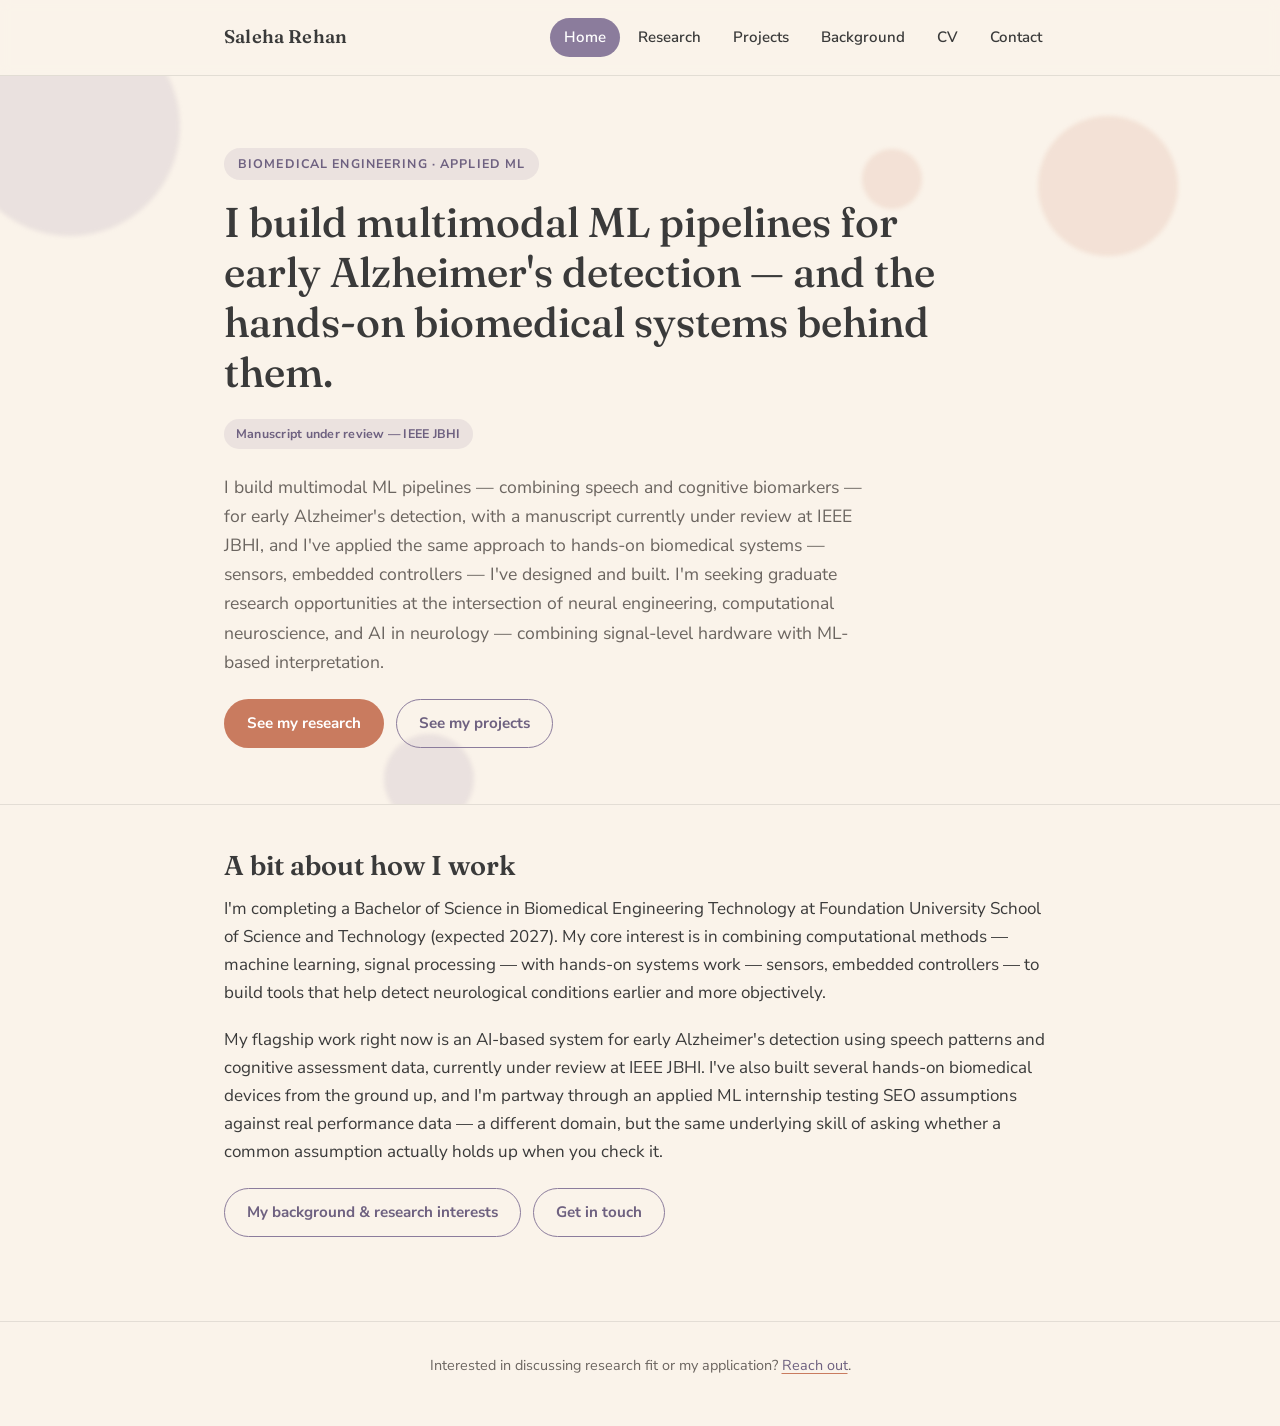
<file: index.html>
<!DOCTYPE html>
<html lang="en">
<head>
  <!-- Google tag (gtag.js) -->
<script async src="https://www.googletagmanager.com/gtag/js?id=G-M5TTWXBYFJ"></script>
<script>
  window.dataLayer = window.dataLayer || [];
  function gtag(){dataLayer.push(arguments);}
  gtag('js', new Date());

  gtag('config', 'G-M5TTWXBYFJ');
</script>
<meta charset="UTF-8">
<meta name="viewport" content="width=device-width, initial-scale=1.0">
<title>Saleha Rehan — Biomedical ML Research</title>
  <link rel="icon" type="image/svg+xml" href="favicon.svg">
<meta name="google-site-verification" content="XboyqnzAYVHOuJ0tktIbb5nNBTf2vKqlVXM2aNMdwbA" />
<meta name="description" content="Saleha Rehan — multimodal ML for early Alzheimer's detection, and hands-on biomedical systems engineering.">
<meta property="og:type" content="website">
<meta property="og:title" content="Saleha Rehan — Biomedical ML Research">
<meta property="og:description" content="Multimodal ML for early Alzheimer's detection, and hands-on biomedical systems engineering.">
<meta property="og:image" content="https://saleharehan97-del.github.io/Saleha-ai-portfolio/alzheimers-fusion-results.png">
<meta property="og:url" content="https://saleharehan97-del.github.io/Saleha-ai-portfolio/">
<meta name="twitter:card" content="summary_large_image">
<link rel="preconnect" href="https://fonts.googleapis.com">
<link rel="preconnect" href="https://fonts.gstatic.com" crossorigin>
<link href="https://fonts.googleapis.com/css2?family=Fraunces:opsz,wght@9..144,400;9..144,500;9..144,600;9..144,700&family=Nunito+Sans:wght@400;600;700;800&display=swap" rel="stylesheet">
<link rel="stylesheet" href="style.css?v=5">
</head>
<body>

<header class="site-header">
  <div class="nav-wrap">
    <a href="index.html" class="brand">Saleha Rehan</a>
    <nav class="site-nav">
      <ul>
        <li><a href="index.html" class="active">Home</a></li>
        <li><a href="research.html">Research</a></li>
        <li><a href="projects.html">Projects</a></li>
        <li><a href="about.html">Background</a></li>
        <li><a href="cv.html">CV</a></li>
        <li><a href="contact.html">Contact</a></li>
      </ul>
    </nav>
  </div>
</header>

<main>
  <section class="hero">
    <div class="hero-circles" aria-hidden="true">
      <span style="width:220px;height:220px;top:-60px;left:-40px;background:var(--mauve-soft);"></span>
      <span style="width:140px;height:140px;top:40px;right:8%;background:var(--terracotta-soft);"></span>
      <span style="width:90px;height:90px;bottom:-20px;left:30%;background:var(--mauve-soft);"></span>
      <span style="width:60px;height:60px;top:10%;right:28%;background:var(--terracotta-soft);"></span>
    </div>
    <div class="container">
      <span class="eyebrow">Biomedical Engineering · Applied ML</span>
      <h1>I build multimodal ML pipelines for early Alzheimer's detection — and the hands-on biomedical systems behind them.</h1>
      <div style="margin-bottom:16px;"><span class="tag tag-review">Manuscript under review — IEEE JBHI</span></div>
      <p class="lede">
        I build multimodal ML pipelines — combining speech and cognitive biomarkers — for early
        Alzheimer's detection, with a manuscript currently under review at IEEE JBHI, and I've
        applied the same approach to hands-on biomedical systems — sensors, embedded controllers —
              I've designed and built. I'm seeking graduate research opportunities at the intersection
        of neural engineering, computational neuroscience, and AI in neurology — combining
        signal-level hardware with ML-based interpretation.
      </p>
      <div class="hero-ctas">
        <a href="research.html" class="btn btn-primary">See my research</a>
        <a href="projects.html" class="btn btn-outline">See my projects</a>
      </div>
    </div>
  </section>

  <section>
    <div class="container">
      <h2>A bit about how I work</h2>
      <p>
        I'm completing a Bachelor of Science in Biomedical Engineering Technology at Foundation
        University School of Science and Technology (expected 2027). My core interest is in
        combining computational methods — machine learning, signal processing — with hands-on
        systems work — sensors, embedded controllers — to build tools that help detect
        neurological conditions earlier and more objectively.
      </p>
      <p>
        My flagship work right now is an AI-based system for early Alzheimer's detection using
        speech patterns and cognitive assessment data, currently under review at IEEE JBHI. I've
        also built several hands-on biomedical devices from the ground up, and I'm partway through
        an applied ML internship testing SEO assumptions against real performance data — a
        different domain, but the same underlying skill of asking whether a common assumption
        actually holds up when you check it.
      </p>
      <div class="hero-ctas">
        <a href="about.html" class="btn btn-outline">My background &amp; research interests</a>
        <a href="contact.html" class="btn btn-outline">Get in touch</a>
      </div>
    </div>
  </section>
</main>

<footer class="site-footer">
  <div class="container">
    <p>Interested in discussing research fit or my application? <a href="contact.html">Reach out</a>.</p>
  </div>
</footer>

</body>
</html>
</file>
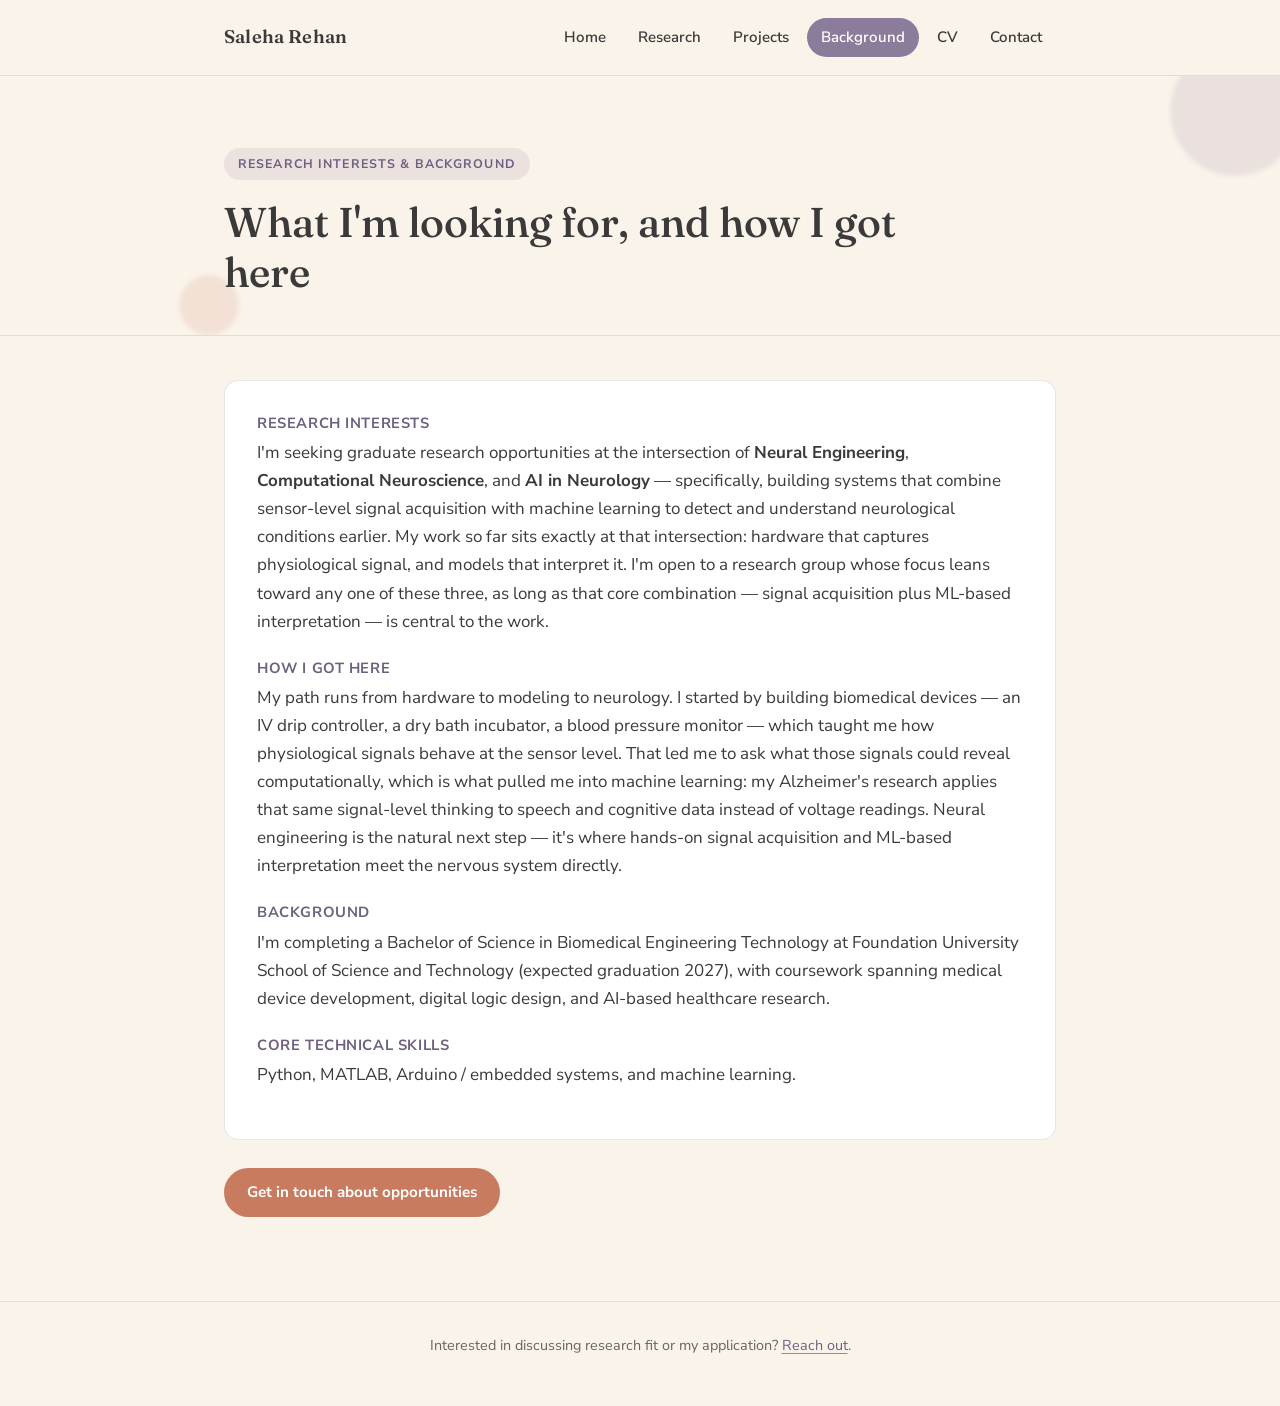
<file: about.html>
<!DOCTYPE html>
<html lang="en">
<head>
  <!-- Google tag (gtag.js) -->
<script async src="https://www.googletagmanager.com/gtag/js?id=G-M5TTWXBYFJ"></script>
<script>
  window.dataLayer = window.dataLayer || [];
  function gtag(){dataLayer.push(arguments);}
  gtag('js', new Date());

  gtag('config', 'G-M5TTWXBYFJ');
</script>
<meta charset="UTF-8">
<meta name="viewport" content="width=device-width, initial-scale=1.0">
<title>Research Interests &amp; Background — Saleha Rehan</title>
  <link rel="icon" type="image/svg+xml" href="favicon.svg">
  <meta name="description" content="Saleha Rehan's research interests, graduate goals, and background in biomedical engineering.">
<meta property="og:type" content="website">
<meta property="og:title" content="Research Interests & Background — Saleha Rehan">
<meta property="og:description" content="Saleha Rehan's research interests, graduate goals, and background in biomedical engineering.">
<meta property="og:image" content="https://saleharehan97-del.github.io/Saleha-ai-portfolio/alzheimers-fusion-results.png">
<meta property="og:url" content="https://saleharehan97-del.github.io/Saleha-ai-portfolio/about.html">
<meta name="twitter:card" content="summary_large_image">
<link rel="preconnect" href="https://fonts.googleapis.com">
<link rel="preconnect" href="https://fonts.gstatic.com" crossorigin>
<link href="https://fonts.googleapis.com/css2?family=Fraunces:opsz,wght@9..144,400;9..144,500;9..144,600;9..144,700&family=Nunito+Sans:wght@400;600;700;800&display=swap" rel="stylesheet">
<link rel="stylesheet" href="style.css?v=5">
</head>
<body>

<header class="site-header">
  <div class="nav-wrap">
    <a href="index.html" class="brand">Saleha Rehan</a>
    <nav class="site-nav">
      <ul>
        <li><a href="index.html">Home</a></li>
        <li><a href="research.html">Research</a></li>
        <li><a href="projects.html">Projects</a></li>
        <li><a href="about.html" class="active">Background</a></li>
        <li><a href="cv.html">CV</a></li>
        <li><a href="contact.html">Contact</a></li>
      </ul>
    </nav>
  </div>
</header>

<main>
  <section class="hero" style="padding-bottom:16px;">
    <div class="hero-circles" aria-hidden="true">
      <span style="width:130px;height:130px;top:-30px;right:-20px;background:var(--mauve-soft);"></span>
      <span style="width:60px;height:60px;bottom:0;left:14%;background:var(--terracotta-soft);"></span>
    </div>
    <div class="container">
      <span class="eyebrow">Research Interests &amp; Background</span>
      <h1>What I'm looking for, and how I got here</h1>
    </div>
  </section>

  <section>
    <div class="container">
      <div class="card">
        <div class="field-block">
          <span class="field-label">Research interests</span>
         <p>
  I'm seeking graduate research opportunities at the intersection of <strong>Neural
  Engineering</strong>, <strong>Computational Neuroscience</strong>, and <strong>AI in
  Neurology</strong> — specifically, building systems that combine sensor-level signal
  acquisition with machine learning to detect and understand neurological conditions
  earlier. My work so far sits exactly at that intersection: hardware that captures
  physiological signal, and models that interpret it. I'm open to a research group
  whose focus leans toward any one of these three, as long as that core combination —
  signal acquisition plus ML-based interpretation — is central to the work.
</p>
        </div>
<div class="field-block">
  <span class="field-label">How I got here</span>
  <p>
    My path runs from hardware to modeling to neurology. I started by building biomedical
    devices — an IV drip controller, a dry bath incubator, a blood pressure monitor — which
    taught me how physiological signals behave at the sensor level. That led me to ask what
    those signals could reveal computationally, which is what pulled me into machine learning:
    my Alzheimer's research applies that same signal-level thinking to speech and cognitive
    data instead of voltage readings. Neural engineering is the natural next step — it's where
    hands-on signal acquisition and ML-based interpretation meet the nervous system directly.
  </p>
</div>
        <div class="field-block">
          <span class="field-label">Background</span>
          <p>
            I'm completing a Bachelor of Science in Biomedical Engineering Technology at
            Foundation University School of Science and Technology (expected graduation 2027),
            with coursework spanning medical device development, digital logic design, and
            AI-based healthcare research.
          </p>
        </div>

        <div class="field-block">
          <span class="field-label">Core technical skills</span>
          <p>Python, MATLAB, Arduino / embedded systems, and machine learning.</p>
        </div>
      </div>

      <div class="hero-ctas">
        <a href="contact.html" class="btn btn-primary">Get in touch about opportunities</a>
      </div>
    </div>
  </section>
</main>

<footer class="site-footer">
  <div class="container">
    <p>Interested in discussing research fit or my application? <a href="contact.html">Reach out</a>.</p>
  </div>
</footer>

</body>
</html>
</file>
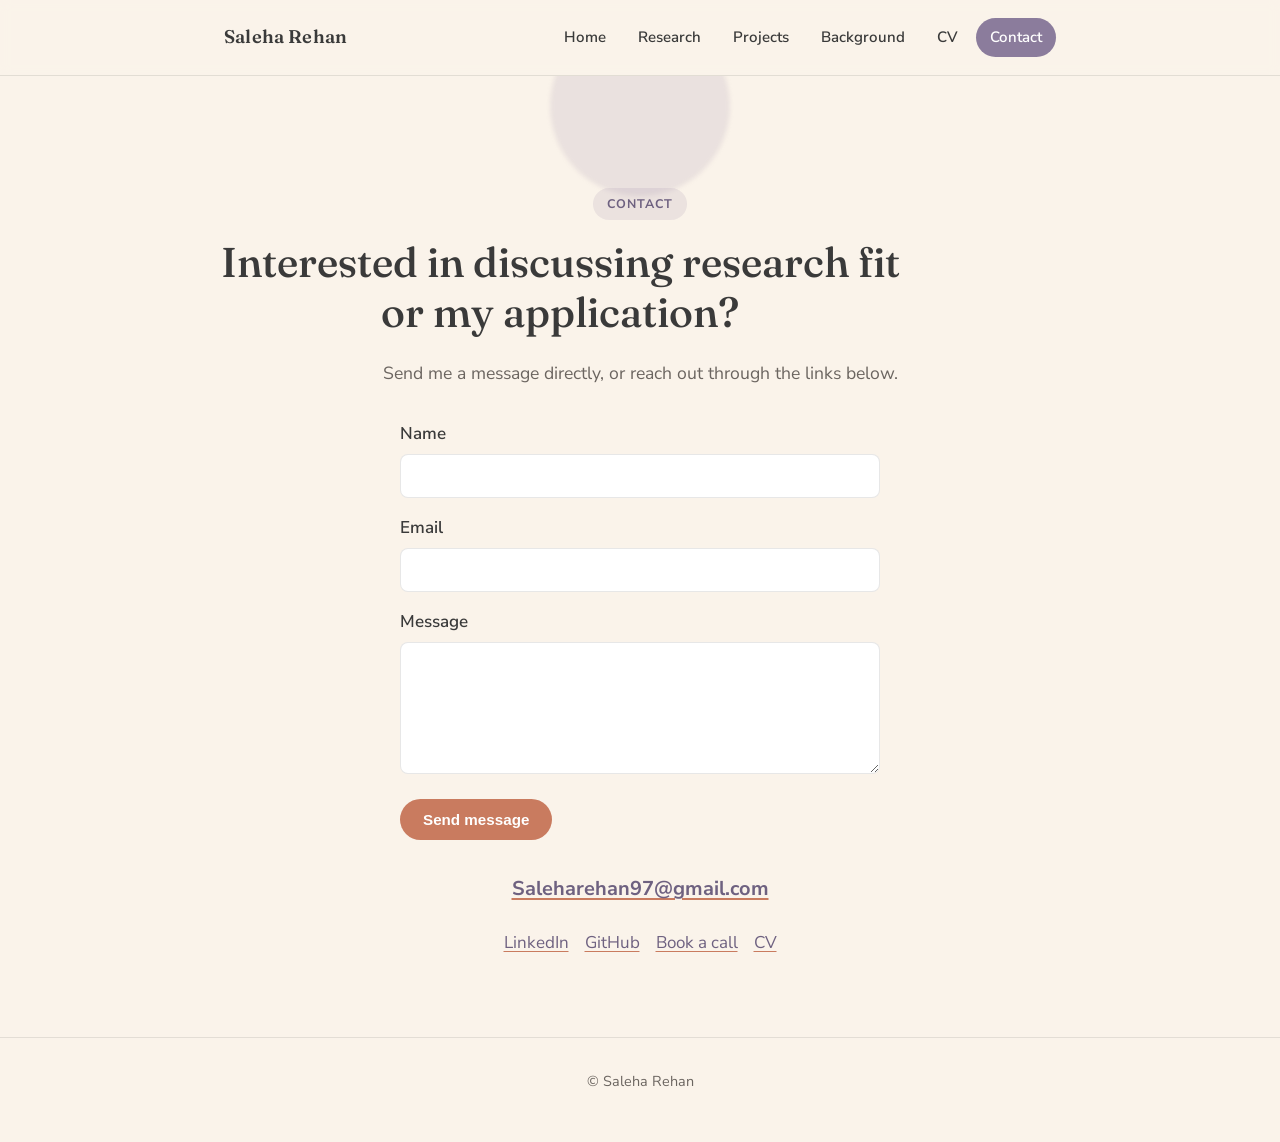
<file: contact.html>
<!DOCTYPE html>
<html lang="en">
<head>
  <!-- Google tag (gtag.js) -->
<script async src="https://www.googletagmanager.com/gtag/js?id=G-M5TTWXBYFJ"></script>
<script>
  window.dataLayer = window.dataLayer || [];
  function gtag(){dataLayer.push(arguments);}
  gtag('js', new Date());

  gtag('config', 'G-M5TTWXBYFJ');
</script>
<meta charset="UTF-8">
<meta name="viewport" content="width=device-width, initial-scale=1.0">
<title>Contact — Saleha Rehan</title>
  <link rel="icon" type="image/svg+xml" href="favicon.svg">
  <meta name="description" content="Get in touch with Saleha Rehan — biomedical engineer and ML researcher.">
<meta property="og:type" content="website">
<meta property="og:title" content="Contact — Saleha Rehan">
<meta property="og:description" content="Get in touch with Saleha Rehan — biomedical engineer and ML researcher.">
<meta property="og:image" content="https://saleharehan97-del.github.io/Saleha-ai-portfolio/alzheimers-fusion-results.png">
<meta property="og:url" content="https://saleharehan97-del.github.io/Saleha-ai-portfolio/contact.html">
<meta name="twitter:card" content="summary_large_image">
<link rel="preconnect" href="https://fonts.googleapis.com">
<link rel="preconnect" href="https://fonts.gstatic.com" crossorigin>
<link href="https://fonts.googleapis.com/css2?family=Fraunces:opsz,wght@9..144,400;9..144,500;9..144,600;9..144,700&family=Nunito+Sans:wght@400;600;700;800&display=swap" rel="stylesheet">
<link rel="stylesheet" href="style.css">
</head>
<body>

<header class="site-header">
  <div class="nav-wrap">
    <a href="index.html" class="brand">Saleha Rehan</a>
    <nav class="site-nav">
      <ul>
        <li><a href="index.html">Home</a></li>
        <li><a href="research.html">Research</a></li>
        <li><a href="projects.html">Projects</a></li>
        <li><a href="about.html">Background</a></li>
        <li><a href="cv.html">CV</a></li>
        <li><a href="contact.html" class="active">Contact</a></li>
      </ul>
    </nav>
  </div>
</header>

<main>
  <section class="hero" style="padding-bottom:0;">
    <div class="hero-circles" aria-hidden="true">
      <span style="width:180px;height:180px;top:-60px;left:50%;transform:translateX(-50%);background:var(--mauve-soft);"></span>
    </div>
    <div class="container contact-block">
      <span class="eyebrow">Contact</span>
      <h1>Interested in discussing research fit or my application?</h1>
      <p class="lede" style="margin:0 auto;">Send me a message directly, or reach out through the links below.</p>

      <form name="contact" method="POST" action="https://api.web3forms.com/submit" style="max-width:480px; margin:32px auto; text-align:left;">
        <input type="hidden" name="access_key" value="2928e07d-0fbf-40ed-84dc-00ec0838d35e">
        <input type="hidden" name="subject" value="New message from portfolio contact form">
        <input type="hidden" name="redirect" value="https://saleharehan97-del.github.io/Saleha-ai-portfolio/thanks.html">
        <input type="checkbox" name="botcheck" style="display:none;">
        <p style="display:none;">
          <label>Don't fill this out if you're human: <input name="bot-field"></label>
        </p>

        <div style="margin-bottom:16px;">
          <label for="name" style="display:block; margin-bottom:6px; font-weight:600;">Name</label>
          <input type="text" id="name" name="name" required style="width:100%; padding:10px 12px; border:1px solid var(--border); border-radius:8px; font-family:var(--font-body); font-size:1rem;">
        </div>

        <div style="margin-bottom:16px;">
          <label for="email" style="display:block; margin-bottom:6px; font-weight:600;">Email</label>
          <input type="email" id="email" name="email" required style="width:100%; padding:10px 12px; border:1px solid var(--border); border-radius:8px; font-family:var(--font-body); font-size:1rem;">
        </div>

        <div style="margin-bottom:16px;">
          <label for="message" style="display:block; margin-bottom:6px; font-weight:600;">Message</label>
          <textarea id="message" name="message" rows="5" required style="width:100%; padding:10px 12px; border:1px solid var(--border); border-radius:8px; font-family:var(--font-body); font-size:1rem;"></textarea>
        </div>

        <button type="submit" class="btn btn-primary">Send message</button>
      </form>

      <div class="contact-emails" style="margin-top:8px;">
        <a href="mailto:Saleharehan97@gmail.com">Saleharehan97@gmail.com</a>
      </div>

      <div class="contact-links" style="margin-top:24px; display:flex; gap:16px; justify-content:center; flex-wrap:wrap;">
        <a href="https://www.linkedin.com/in/saleha-rehan/" target="_blank" rel="noopener">LinkedIn</a>
        <a href="https://github.com/saleharehan97-del" target="_blank" rel="noopener">GitHub</a>
        <a href="https://calendly.com/saleharehan97/30min" target="_blank" rel="noopener">Book a call</a>
        <a href="cv.html">CV</a>
      </div>
    </div>
  </section>
</main>

<footer class="site-footer">
  <div class="container">
    <p>&copy; Saleha Rehan</p>
  </div>
</footer>

</body>
</html>
</file>
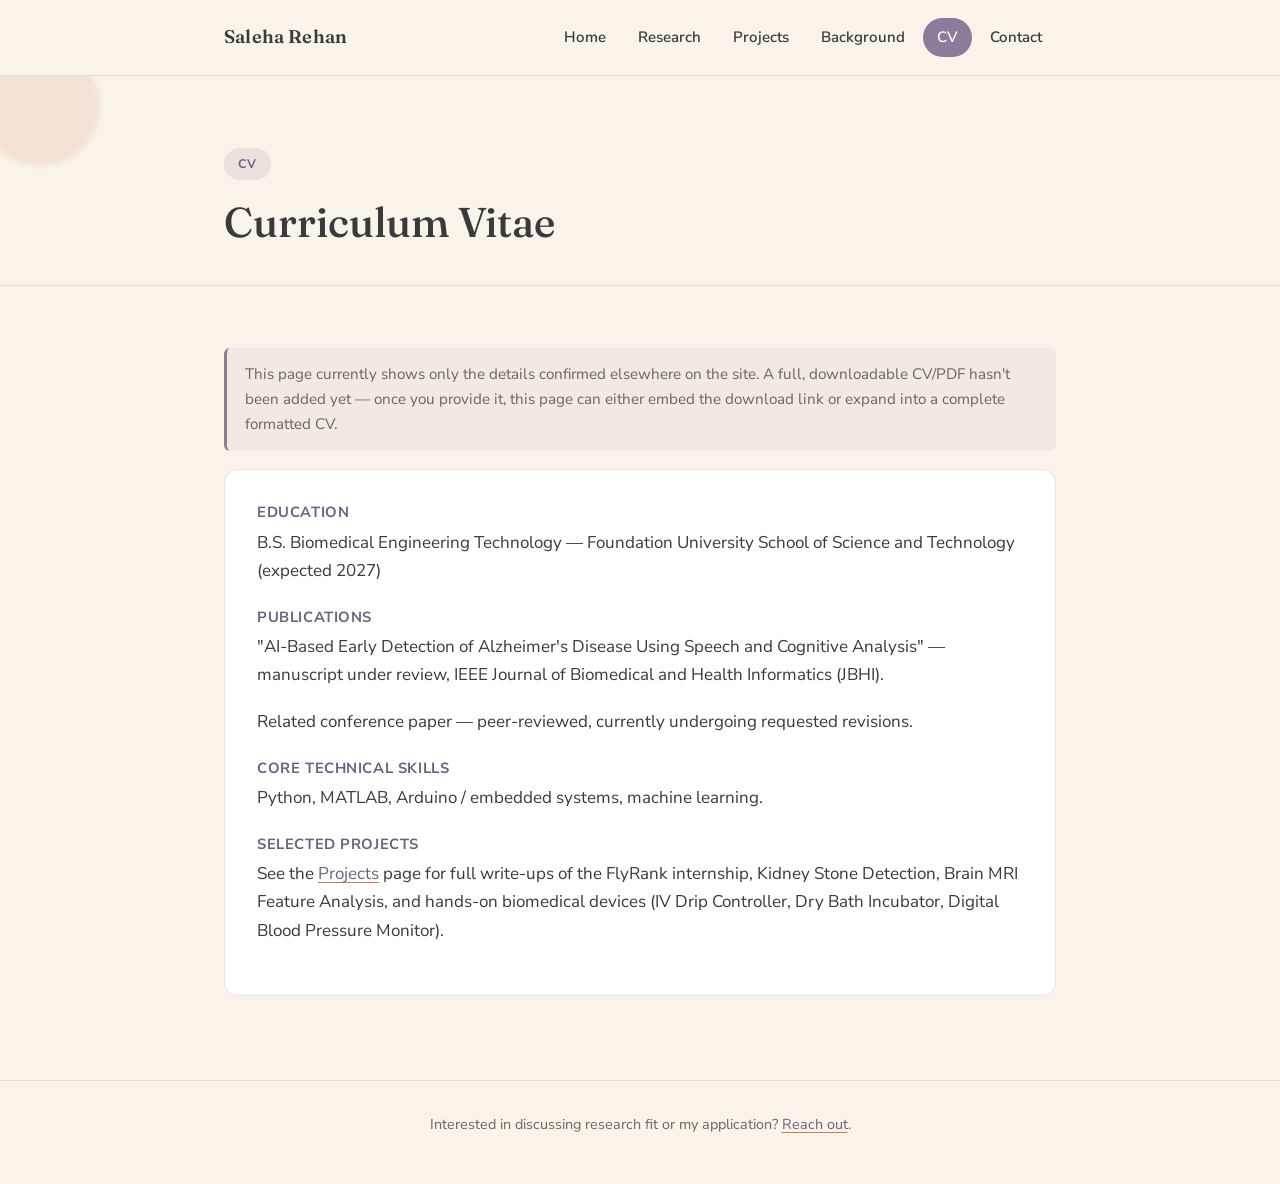
<file: cv.html>
<!DOCTYPE html>
<html lang="en">
<head>
<meta charset="UTF-8">
<meta name="viewport" content="width=device-width, initial-scale=1.0">
<title>CV — Saleha Rehan</title>
<link rel="preconnect" href="https://fonts.googleapis.com">
<link rel="preconnect" href="https://fonts.gstatic.com" crossorigin>
<link href="https://fonts.googleapis.com/css2?family=Fraunces:opsz,wght@9..144,400;9..144,500;9..144,600;9..144,700&family=Nunito+Sans:wght@400;600;700;800&display=swap" rel="stylesheet">
<link rel="stylesheet" href="style.css?v=5">
</head>
<body>

<header class="site-header">
  <div class="nav-wrap">
    <a href="index.html" class="brand">Saleha Rehan</a>
    <nav class="site-nav">
      <ul>
        <li><a href="index.html">Home</a></li>
        <li><a href="research.html">Research</a></li>
        <li><a href="projects.html">Projects</a></li>
        <li><a href="about.html">Background</a></li>
        <li><a href="cv.html" class="active">CV</a></li>
        <li><a href="contact.html">Contact</a></li>
      </ul>
    </nav>
  </div>
</header>

<main>
  <section class="hero" style="padding-bottom:16px;">
    <div class="hero-circles" aria-hidden="true">
      <span style="width:120px;height:120px;top:-30px;left:-20px;background:var(--terracotta-soft);"></span>
    </div>
    <div class="container">
      <span class="eyebrow">CV</span>
      <h1>Curriculum Vitae</h1>
    </div>
  </section>

  <section>
    <div class="container">

      <div class="note-box">
        This page currently shows only the details confirmed elsewhere on the site. A full,
        downloadable CV/PDF hasn't been added yet — once you provide it, this page can either
        embed the download link or expand into a complete formatted CV.
      </div>

      <div class="card">
        <div class="field-block">
          <span class="field-label">Education</span>
          <p>
            B.S. Biomedical Engineering Technology — Foundation University School of Science and
            Technology (expected 2027)
          </p>
        </div>

        <div class="field-block">
          <span class="field-label">Publications</span>
          <p>
            "AI-Based Early Detection of Alzheimer's Disease Using Speech and Cognitive Analysis"
            — manuscript under review, IEEE Journal of Biomedical and Health Informatics (JBHI).
          </p>
          <p>
            Related conference paper — peer-reviewed, currently undergoing requested revisions.
          </p>
        </div>

        <div class="field-block">
          <span class="field-label">Core technical skills</span>
          <p>Python, MATLAB, Arduino / embedded systems, machine learning.</p>
        </div>

        <div class="field-block">
          <span class="field-label">Selected projects</span>
          <p>See the <a href="projects.html">Projects</a> page for full write-ups of the FlyRank
          internship, Kidney Stone Detection, Brain MRI Feature Analysis, and hands-on biomedical
          devices (IV Drip Controller, Dry Bath Incubator, Digital Blood Pressure Monitor).</p>
        </div>
      </div>

    </div>
  </section>
</main>

<footer class="site-footer">
  <div class="container">
    <p>Interested in discussing research fit or my application? <a href="contact.html">Reach out</a>.</p>
  </div>
</footer>

</body>
</html>
</file>
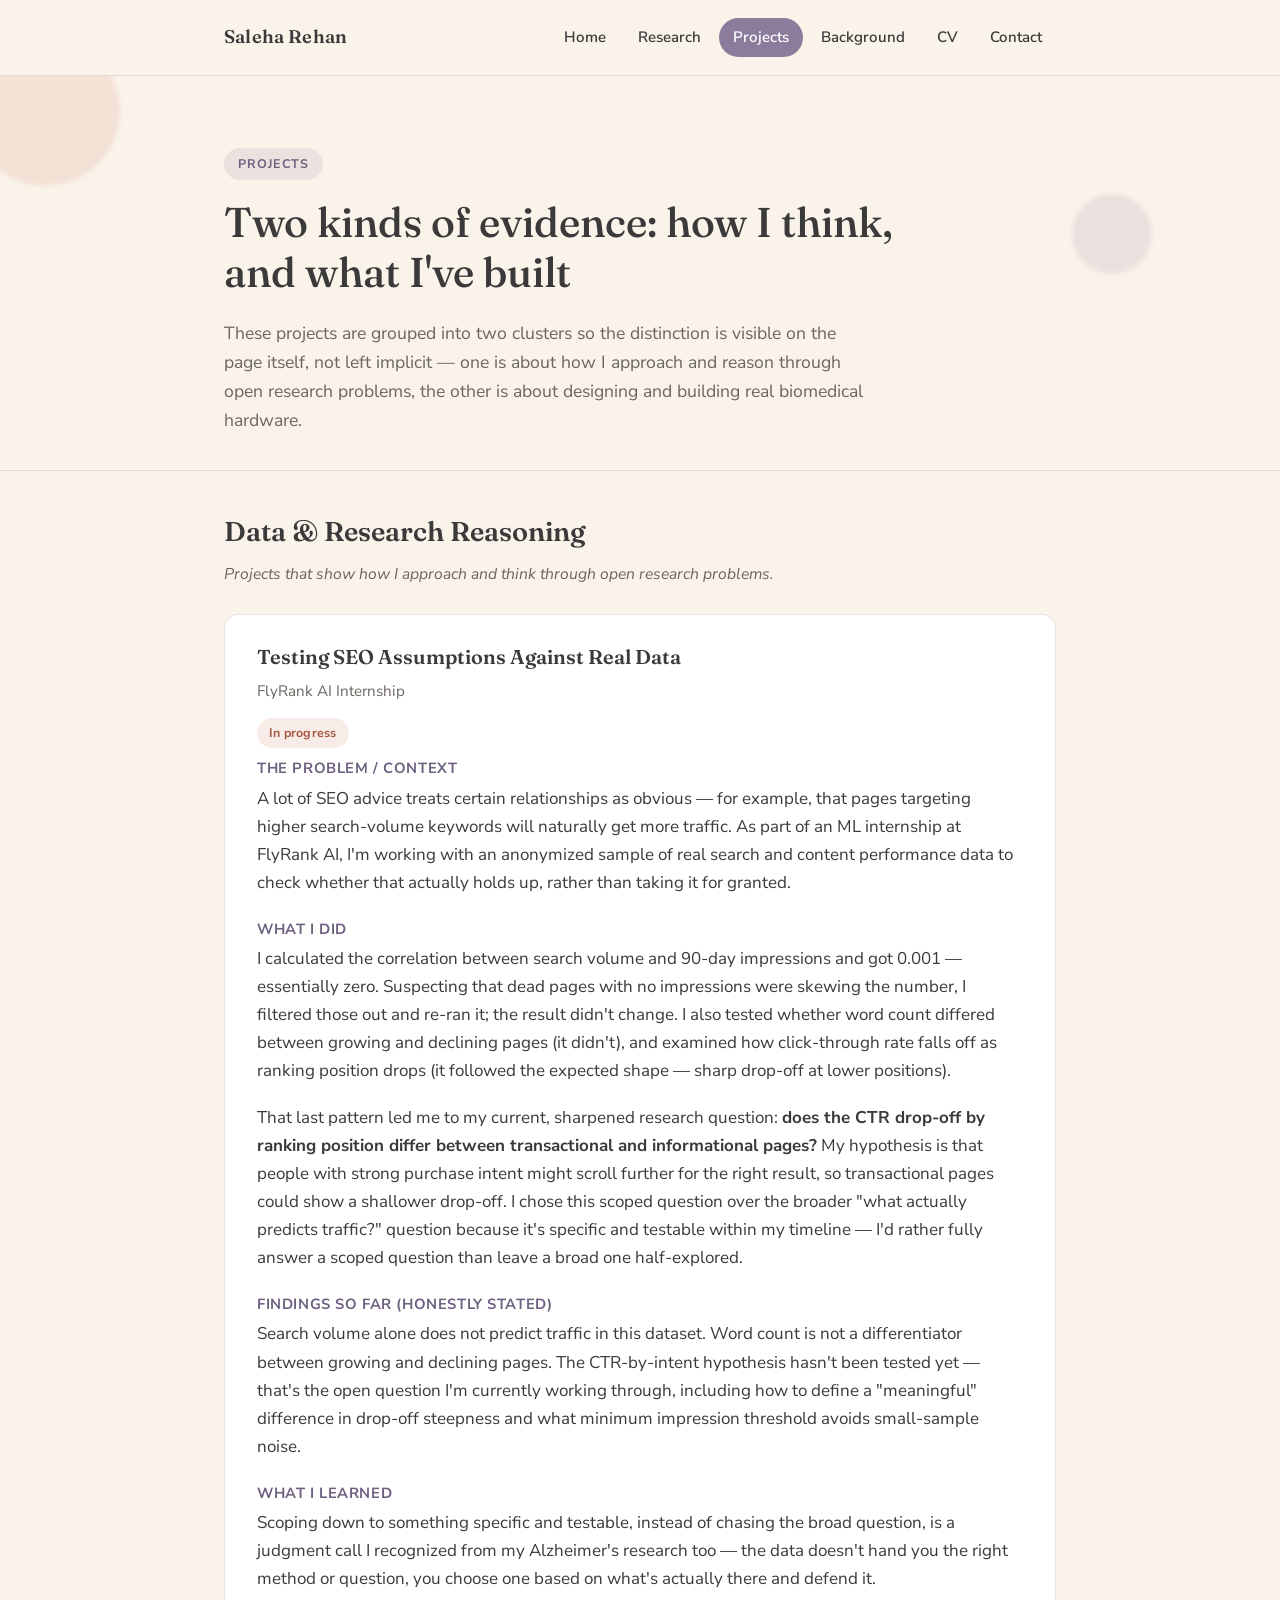
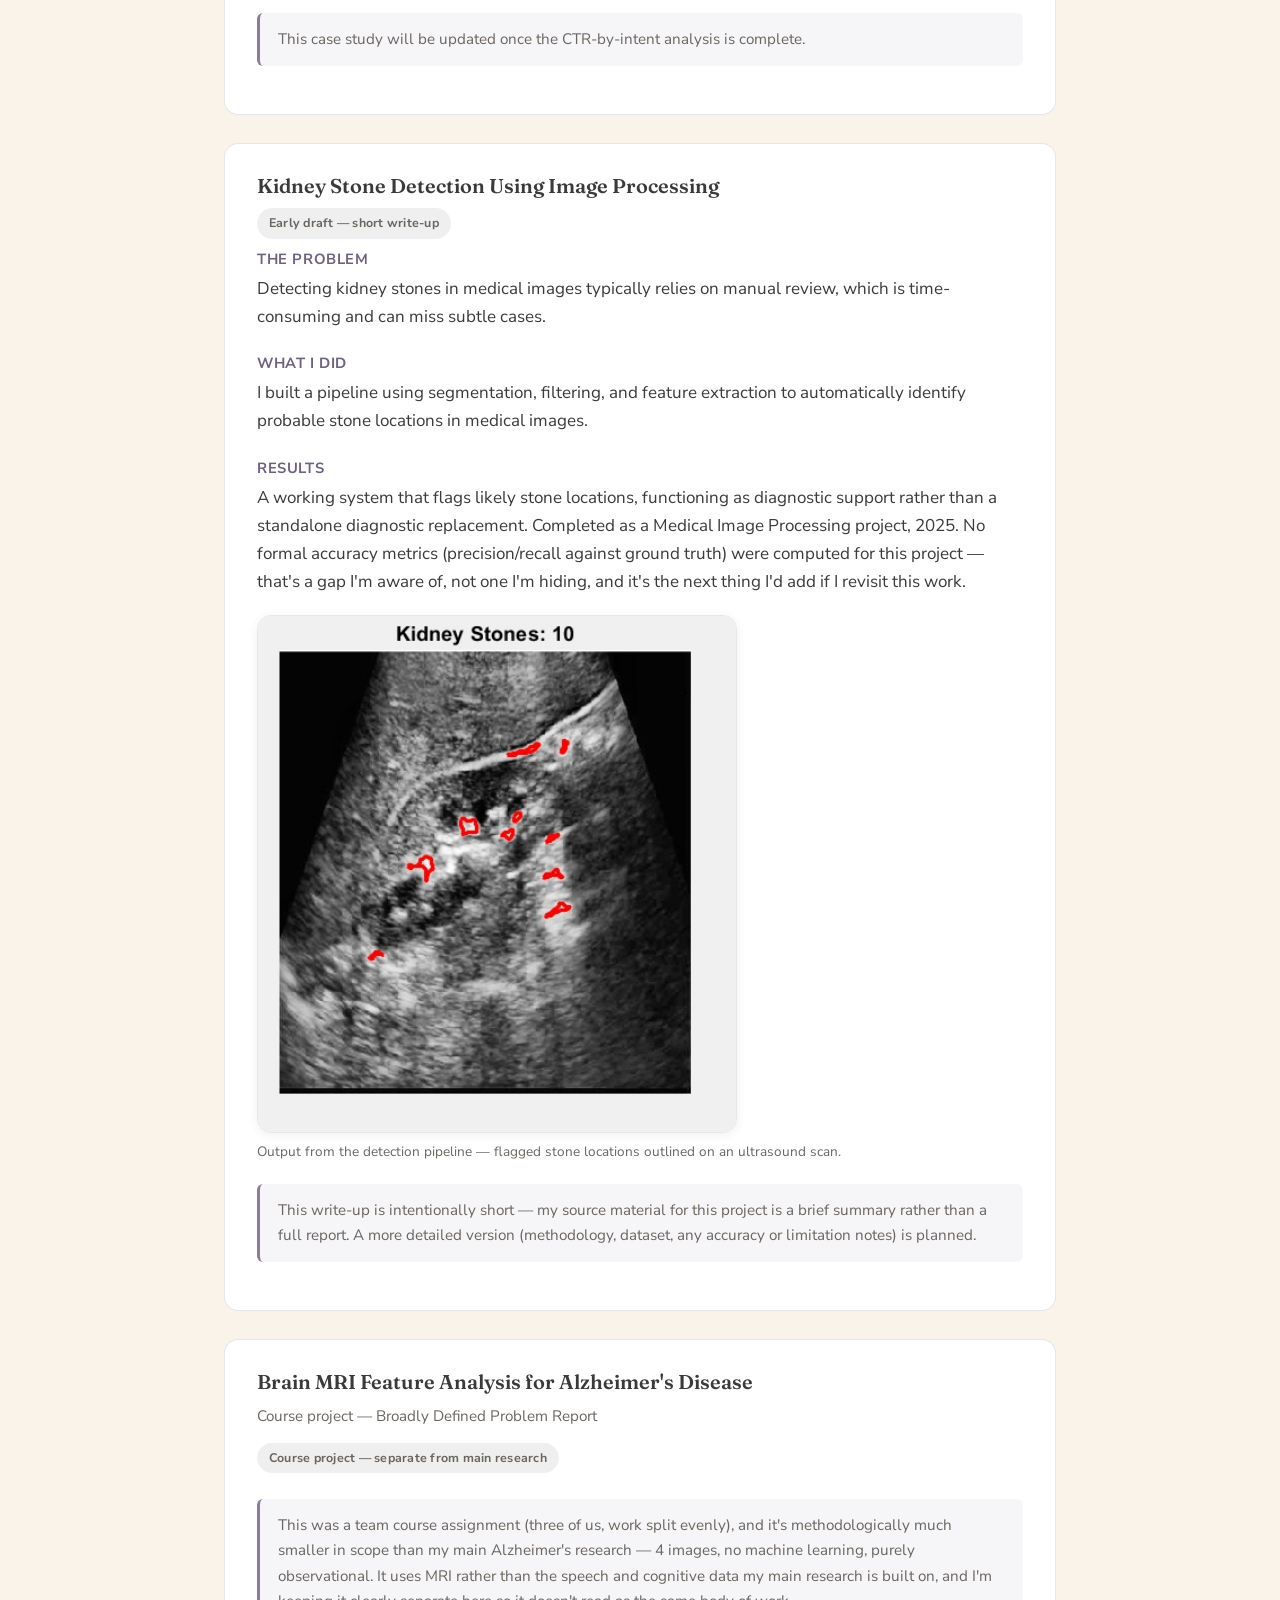
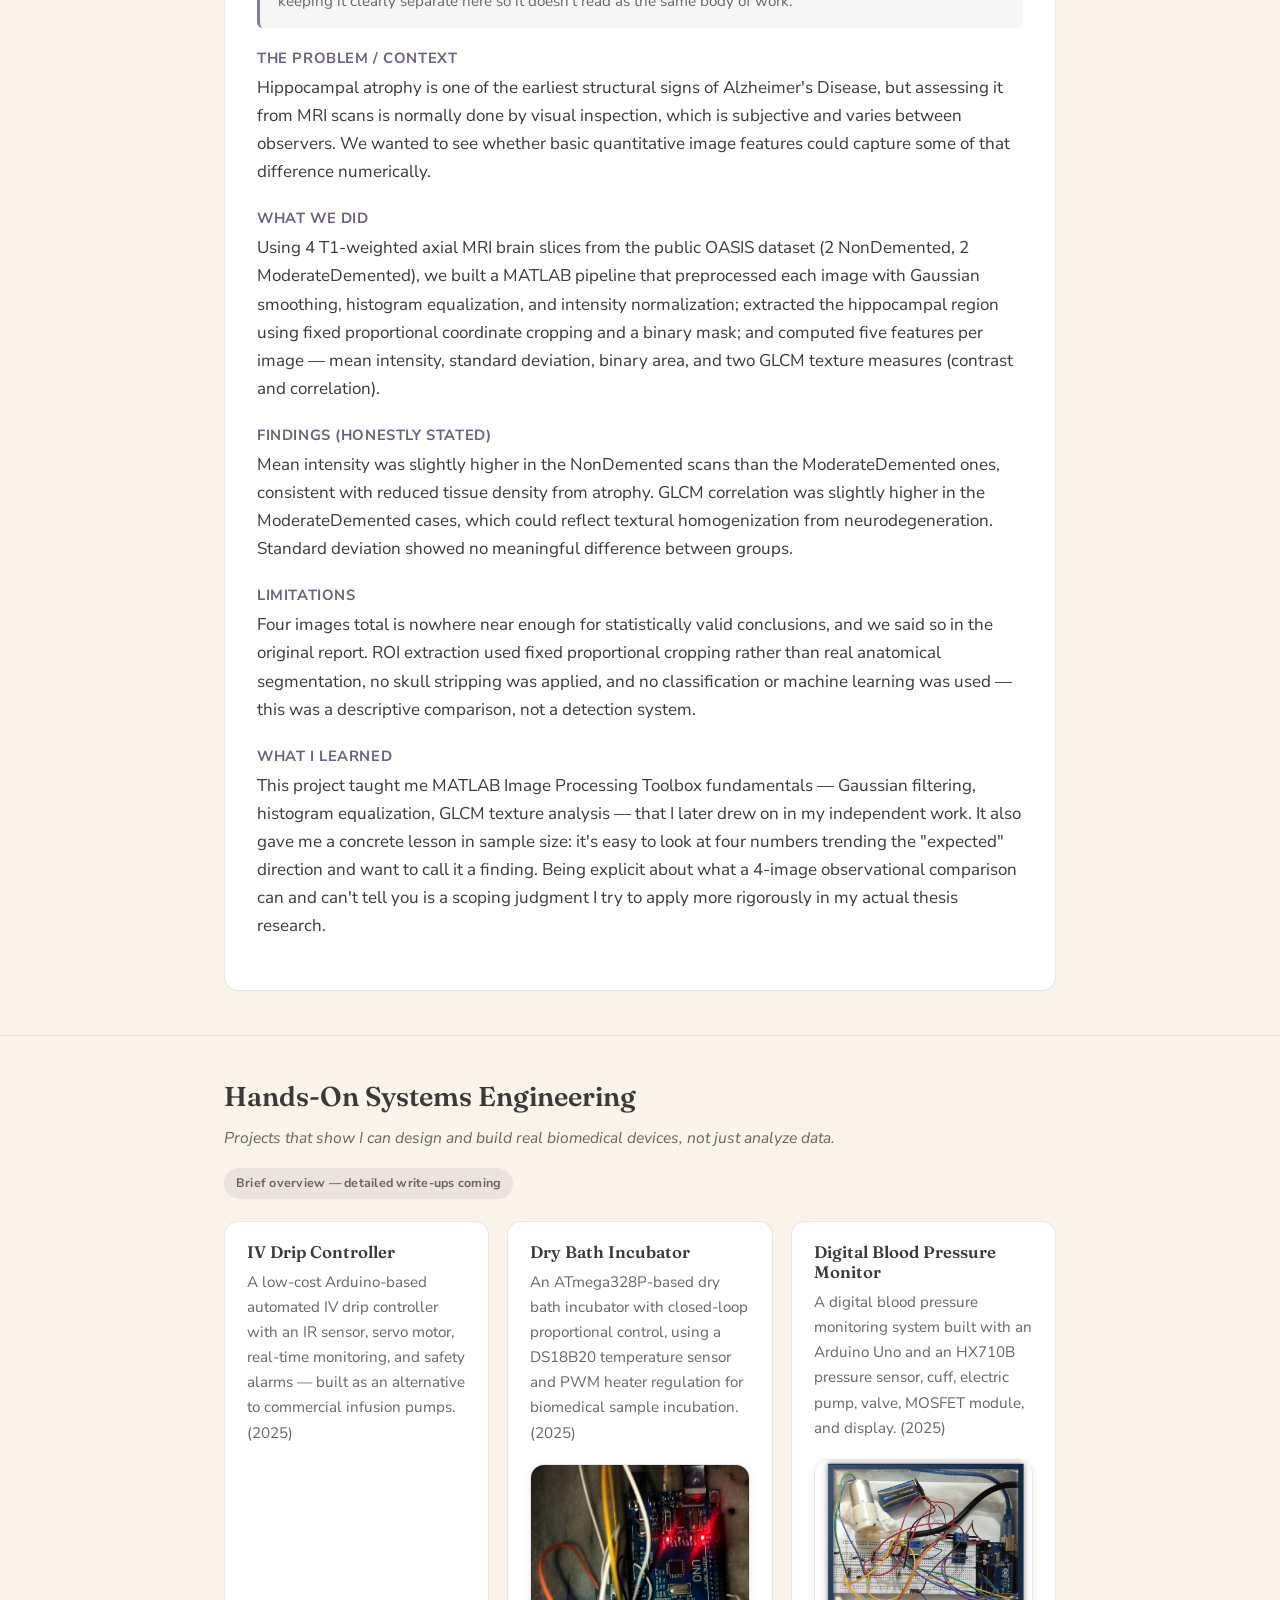
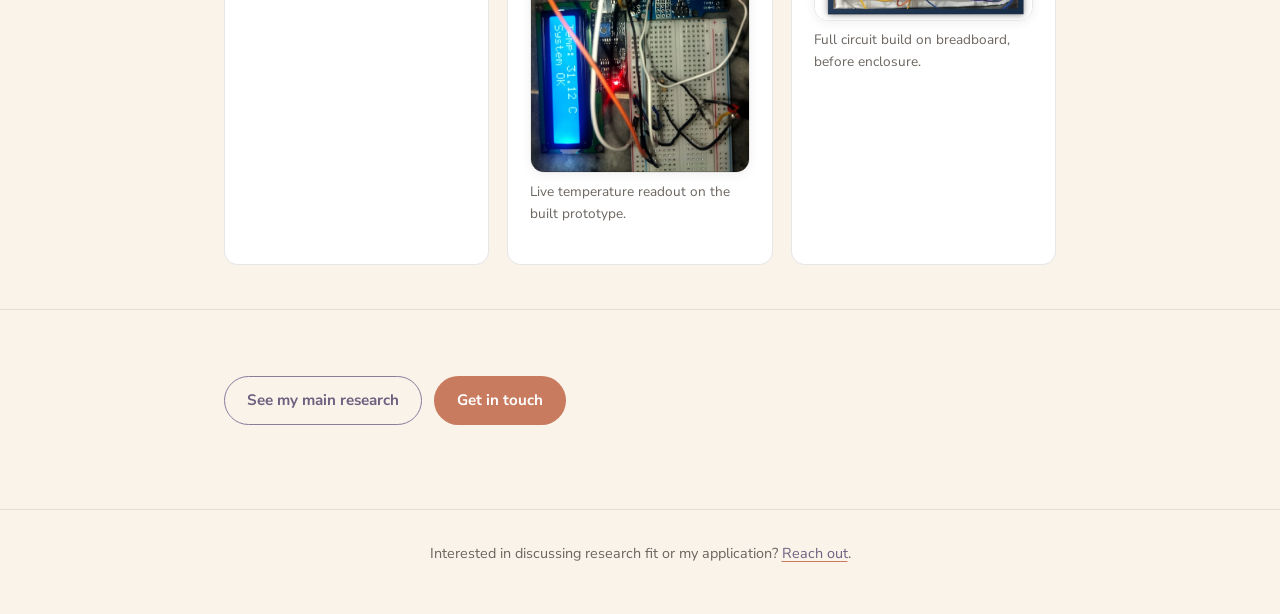
<file: projects.html>
<!DOCTYPE html>
<html lang="en">
<head>
  <!-- Google tag (gtag.js) -->
<script async src="https://www.googletagmanager.com/gtag/js?id=G-M5TTWXBYFJ"></script>
<script>
  window.dataLayer = window.dataLayer || [];
  function gtag(){dataLayer.push(arguments);}
  gtag('js', new Date());

  gtag('config', 'G-M5TTWXBYFJ');
</script>
<meta charset="UTF-8">
<meta name="viewport" content="width=device-width, initial-scale=1.0">
<title>Projects — Saleha Rehan</title>
  <link rel="icon" type="image/svg+xml" href="favicon.svg">
  <meta name="description" content="Biomedical engineering and hands-on ML projects by Saleha Rehan — sensors, embedded systems, and applied models.">
<meta property="og:type" content="website">
<meta property="og:title" content="Projects — Saleha Rehan">
<meta property="og:description" content="Biomedical engineering and hands-on ML projects by Saleha Rehan — sensors, embedded systems, and applied models.">
<meta property="og:image" content="https://saleharehan97-del.github.io/Saleha-ai-portfolio/kidney-stone-detection.jpeg">
<meta property="og:url" content="https://saleharehan97-del.github.io/Saleha-ai-portfolio/projects.html">
<meta name="twitter:card" content="summary_large_image">
<link rel="preconnect" href="https://fonts.googleapis.com">
<link rel="preconnect" href="https://fonts.gstatic.com" crossorigin>
<link href="https://fonts.googleapis.com/css2?family=Fraunces:opsz,wght@9..144,400;9..144,500;9..144,600;9..144,700&family=Nunito+Sans:wght@400;600;700;800&display=swap" rel="stylesheet">
<link rel="stylesheet" href="style.css?v=5">
</head>
<body>

<header class="site-header">
  <div class="nav-wrap">
    <a href="index.html" class="brand">Saleha Rehan</a>
    <nav class="site-nav">
      <ul>
        <li><a href="index.html">Home</a></li>
        <li><a href="research.html">Research</a></li>
        <li><a href="projects.html" class="active">Projects</a></li>
        <li><a href="about.html">Background</a></li>
        <li><a href="cv.html">CV</a></li>
        <li><a href="contact.html">Contact</a></li>
      </ul>
    </nav>
  </div>
</header>

<main>
  <section class="hero" style="padding-bottom:16px;">
    <div class="hero-circles" aria-hidden="true">
      <span style="width:150px;height:150px;top:-40px;left:-30px;background:var(--terracotta-soft);"></span>
      <span style="width:80px;height:80px;top:30%;right:10%;background:var(--mauve-soft);"></span>
    </div>
    <div class="container">
      <span class="eyebrow">Projects</span>
      <h1>Two kinds of evidence: how I think, and what I've built</h1>
      <p class="lede">
        These projects are grouped into two clusters so the distinction is visible on the page
        itself, not left implicit — one is about how I approach and reason through open research
        problems, the other is about designing and building real biomedical hardware.
      </p>
    </div>
  </section>

  <!-- ===================== CLUSTER 1 ===================== -->
  <section>
    <div class="container">
      <h2>Data &amp; Research Reasoning</h2>
      <p class="cluster-frame">Projects that show how I approach and think through open research problems.</p>

      <!-- FlyRank -->
      <div class="card">
        <h3>Testing SEO Assumptions Against Real Data</h3>
        <p style="color:var(--ink-light); font-size:0.95rem; margin-bottom:14px;">FlyRank AI Internship</p>
        <div>
          <span class="tag tag-progress">In progress</span>
        </div>

        <div class="field-block">
          <span class="field-label">The problem / context</span>
          <p>
            A lot of SEO advice treats certain relationships as obvious — for example, that pages
            targeting higher search-volume keywords will naturally get more traffic. As part of an
            ML internship at FlyRank AI, I'm working with an anonymized sample of real search and
            content performance data to check whether that actually holds up, rather than taking
            it for granted.
          </p>
        </div>

        <div class="field-block">
          <span class="field-label">What I did</span>
          <p>
            I calculated the correlation between search volume and 90-day impressions and got
            0.001 — essentially zero. Suspecting that dead pages with no impressions were skewing
            the number, I filtered those out and re-ran it; the result didn't change. I also tested
            whether word count differed between growing and declining pages (it didn't), and
            examined how click-through rate falls off as ranking position drops (it followed the
            expected shape — sharp drop-off at lower positions).
          </p>
          <p>
            That last pattern led me to my current, sharpened research question:
            <strong>does the CTR drop-off by ranking position differ between transactional and
            informational pages?</strong> My hypothesis is that people with strong purchase intent
            might scroll further for the right result, so transactional pages could show a
            shallower drop-off. I chose this scoped question over the broader "what actually
            predicts traffic?" question because it's specific and testable within my timeline —
            I'd rather fully answer a scoped question than leave a broad one half-explored.
          </p>
        </div>

        <div class="field-block">
          <span class="field-label">Findings so far (honestly stated)</span>
          <p>
            Search volume alone does not predict traffic in this dataset. Word count is not a
            differentiator between growing and declining pages. The CTR-by-intent hypothesis
            hasn't been tested yet — that's the open question I'm currently working through,
            including how to define a "meaningful" difference in drop-off steepness and what
            minimum impression threshold avoids small-sample noise.
          </p>
        </div>

        <div class="field-block">
          <span class="field-label">What I learned</span>
          <p>
            Scoping down to something specific and testable, instead of chasing the broad
            question, is a judgment call I recognized from my Alzheimer's research too — the data
            doesn't hand you the right method or question, you choose one based on what's actually
            there and defend it.
          </p>
        </div>

        <div class="note-box">This case study will be updated once the CTR-by-intent analysis is complete.</div>
      </div>

      <!-- Kidney Stone -->
      <div class="card">
        <h3>Kidney Stone Detection Using Image Processing</h3>
        <div>
          <span class="tag tag-draft">Early draft — short write-up</span>
        </div>

        <div class="field-block">
          <span class="field-label">The problem</span>
          <p>
            Detecting kidney stones in medical images typically relies on manual review, which is
            time-consuming and can miss subtle cases.
          </p>
        </div>

        <div class="field-block">
          <span class="field-label">What I did</span>
          <p>
            I built a pipeline using segmentation, filtering, and feature extraction to
            automatically identify probable stone locations in medical images.
          </p>
        </div>

        <div class="field-block">
          <span class="field-label">Results</span>
                 <p>
            A working system that flags likely stone locations, functioning as diagnostic support
            rather than a standalone diagnostic replacement. Completed as a Medical Image
            Processing project, 2025. No formal accuracy metrics (precision/recall against ground
            truth) were computed for this project — that's a gap I'm aware of, not one I'm hiding,
            and it's the next thing I'd add if I revisit this work.
          </p>
          <figure class="proof-image">
            <img src="kidney-stone-detection.jpeg" alt="Ultrasound image with detected kidney stones outlined in red">
            <figcaption>Output from the detection pipeline — flagged stone locations outlined on an ultrasound scan.</figcaption>
          </figure>
        </div>

        <div class="note-box">
          This write-up is intentionally short — my source material for this project is a brief
          summary rather than a full report. A more detailed version (methodology, dataset, any
          accuracy or limitation notes) is planned.
        </div>
      </div>

      <!-- MRI -->
      <div class="card">
        <h3>Brain MRI Feature Analysis for Alzheimer's Disease</h3>
        <p style="color:var(--ink-light); font-size:0.95rem; margin-bottom:14px;">Course project — Broadly Defined Problem Report</p>
        <div>
          <span class="tag tag-draft">Course project — separate from main research</span>
        </div>

        <div class="note-box">
          This was a team course assignment (three of us, work split evenly), and it's
          methodologically much smaller in scope than my main Alzheimer's research — 4 images, no
          machine learning, purely observational. It uses MRI rather than the speech and cognitive
          data my main research is built on, and I'm keeping it clearly separate here so it
          doesn't read as the same body of work.
        </div>

        <div class="field-block">
          <span class="field-label">The problem / context</span>
          <p>
            Hippocampal atrophy is one of the earliest structural signs of Alzheimer's Disease,
            but assessing it from MRI scans is normally done by visual inspection, which is
            subjective and varies between observers. We wanted to see whether basic quantitative
            image features could capture some of that difference numerically.
          </p>
        </div>

        <div class="field-block">
          <span class="field-label">What we did</span>
          <p>
            Using 4 T1-weighted axial MRI brain slices from the public OASIS dataset (2
            NonDemented, 2 ModerateDemented), we built a MATLAB pipeline that preprocessed each
            image with Gaussian smoothing, histogram equalization, and intensity normalization;
            extracted the hippocampal region using fixed proportional coordinate cropping and a
            binary mask; and computed five features per image — mean intensity, standard
            deviation, binary area, and two GLCM texture measures (contrast and correlation).
          </p>
        </div>

        <div class="field-block">
          <span class="field-label">Findings (honestly stated)</span>
          <p>
            Mean intensity was slightly higher in the NonDemented scans than the ModerateDemented
            ones, consistent with reduced tissue density from atrophy. GLCM correlation was
            slightly higher in the ModerateDemented cases, which could reflect textural
            homogenization from neurodegeneration. Standard deviation showed no meaningful
            difference between groups.
          </p>
        </div>

        <div class="field-block">
          <span class="field-label">Limitations</span>
          <p>
            Four images total is nowhere near enough for statistically valid conclusions, and we
            said so in the original report. ROI extraction used fixed proportional cropping rather
            than real anatomical segmentation, no skull stripping was applied, and no
            classification or machine learning was used — this was a descriptive comparison, not a
            detection system.
          </p>
        </div>

        <div class="field-block">
          <span class="field-label">What I learned</span>
          <p>
            This project taught me MATLAB Image Processing Toolbox fundamentals — Gaussian
            filtering, histogram equalization, GLCM texture analysis — that I later drew on in my
            independent work. It also gave me a concrete lesson in sample size: it's easy to look
            at four numbers trending the "expected" direction and want to call it a finding. Being
            explicit about what a 4-image observational comparison can and can't tell you is a
            scoping judgment I try to apply more rigorously in my actual thesis research.
          </p>
        </div>
      </div>
    </div>
  </section>

  <!-- ===================== CLUSTER 2 ===================== -->
  <section>
    <div class="container">
      <h2>Hands-On Systems Engineering</h2>
      <p class="cluster-frame">Projects that show I can design and build real biomedical devices, not just analyze data.</p>
      <p style="font-size:0.92rem; color:var(--ink-light); margin-top:-10px; margin-bottom:22px;">
        <span class="tag tag-draft" style="margin:0;">Brief overview — detailed write-ups coming</span>
      </p>

      <div class="device-grid">
        <div class="device-card">
          <h3>IV Drip Controller</h3>
          <p>
            A low-cost Arduino-based automated IV drip controller with an IR sensor, servo motor,
            real-time monitoring, and safety alarms — built as an alternative to commercial
            infusion pumps. (2025)
          </p>
        </div>

               <div class="device-card">
          <h3>Dry Bath Incubator</h3>
          <p>
            An ATmega328P-based dry bath incubator with closed-loop proportional control, using a
            DS18B20 temperature sensor and PWM heater regulation for biomedical sample incubation.
            (2025)
          </p>
          <figure class="proof-image">
            <img src="iot-temp-monitor.jpeg" alt="Breadboard temperature monitoring system with LCD reading 31.12°C, System OK">
            <figcaption>Live temperature readout on the built prototype.</figcaption>
          </figure>
        </div>

        <div class="device-card">
          <h3>Digital Blood Pressure Monitor</h3>
          <p>
            A digital blood pressure monitoring system built with an Arduino Uno and an HX710B
            pressure sensor, cuff, electric pump, valve, MOSFET module, and display. (2025)
          </p>
          <figure class="proof-image">
            <img src="bp-monitor.png" alt="Arduino-based blood pressure monitor circuit on a breadboard">
            <figcaption>Full circuit build on breadboard, before enclosure.</figcaption>
          </figure>
        </div>
  </section>

  <section>
    <div class="container hero-ctas">
      <a href="research.html" class="btn btn-outline">See my main research</a>
      <a href="contact.html" class="btn btn-primary">Get in touch</a>
    </div>
  </section>
</main>

<footer class="site-footer">
  <div class="container">
    <p>Interested in discussing research fit or my application? <a href="contact.html">Reach out</a>.</p>
  </div>
</footer>

</body>
</html>
</file>
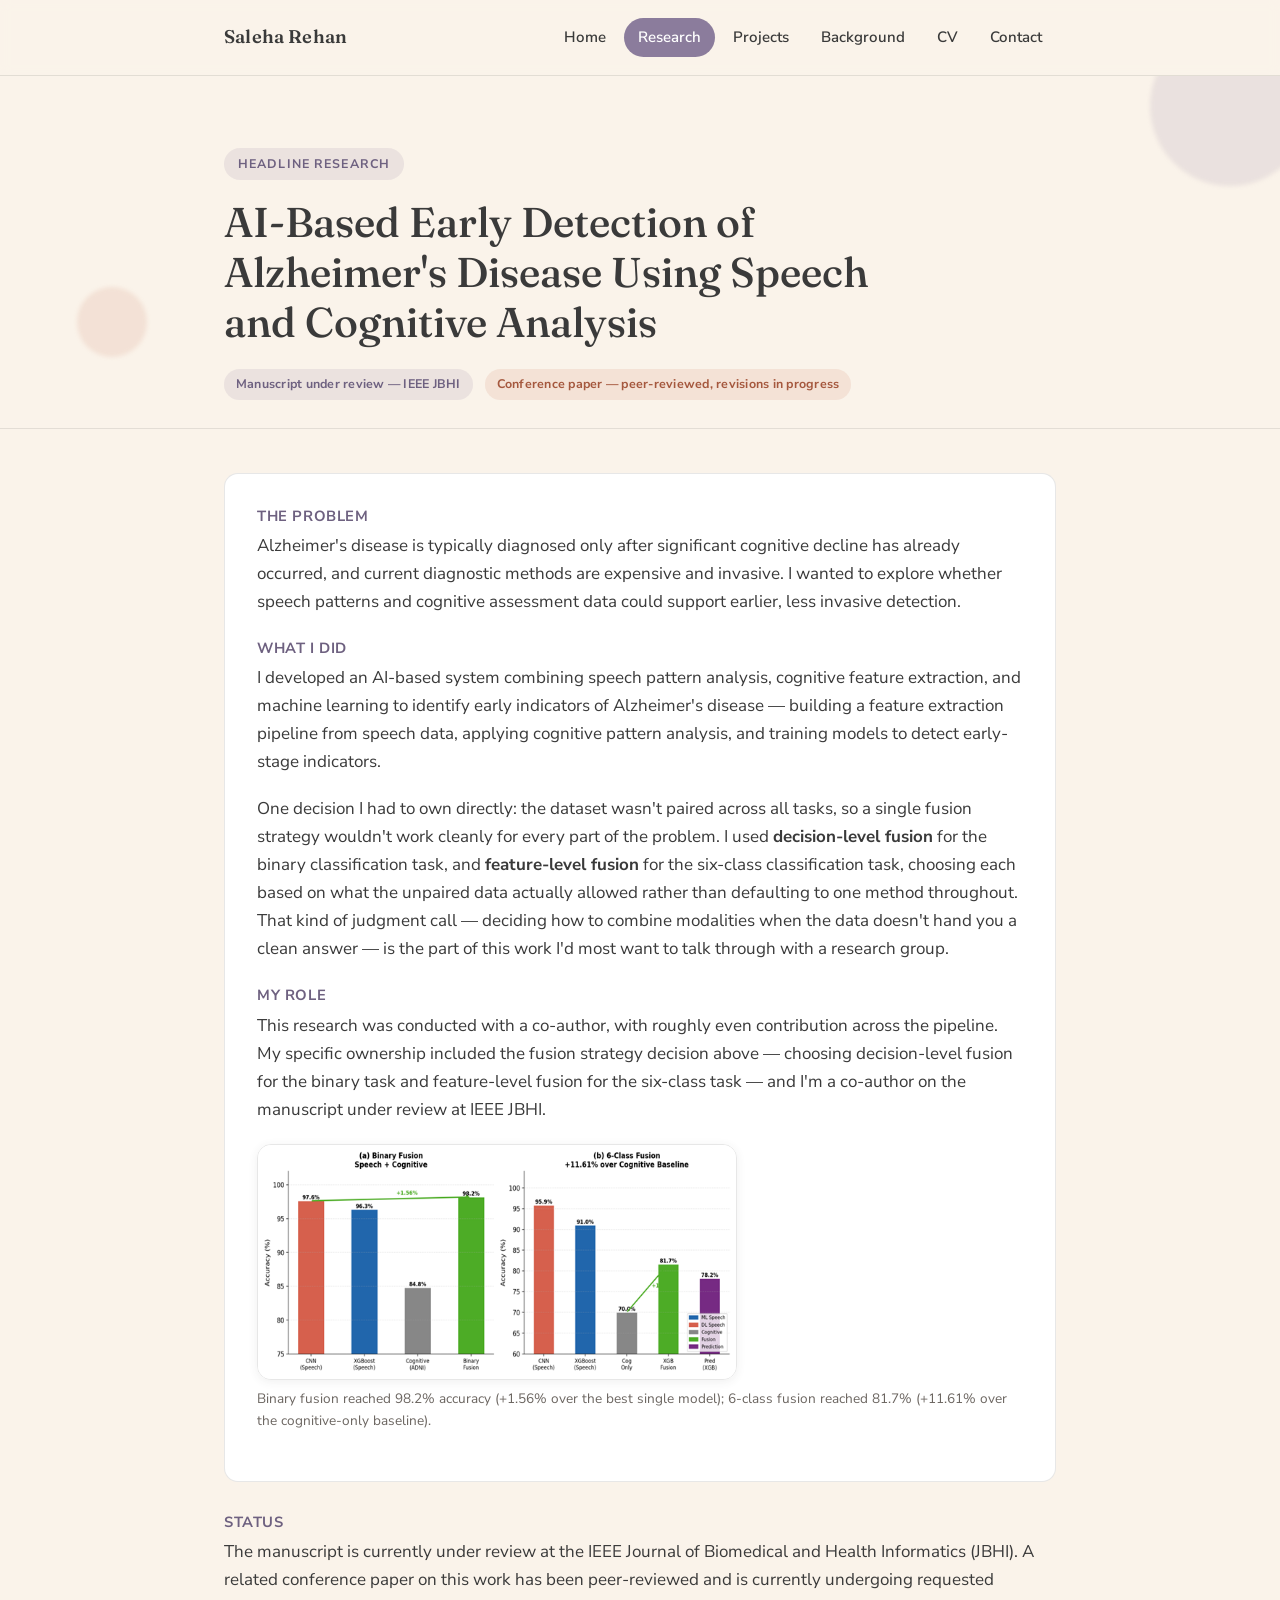
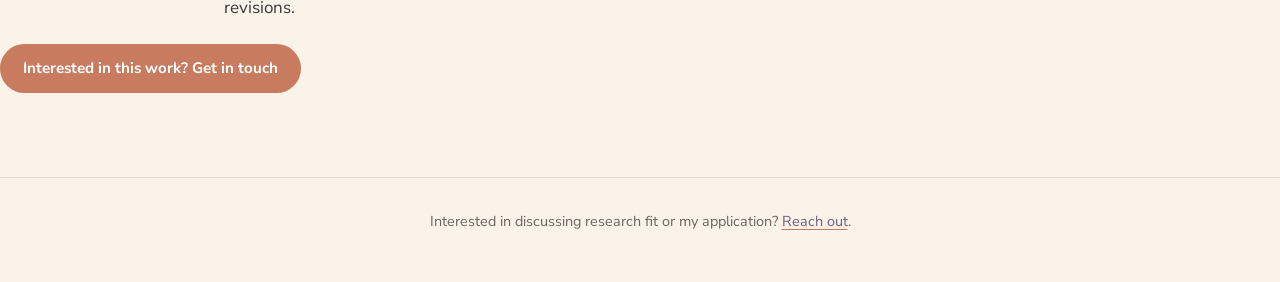
<file: research.html>
<!DOCTYPE html>
<html lang="en">
<head>
  <!-- Google tag (gtag.js) -->
<script async src="https://www.googletagmanager.com/gtag/js?id=G-M5TTWXBYFJ"></script>
<script>
  window.dataLayer = window.dataLayer || [];
  function gtag(){dataLayer.push(arguments);}
  gtag('js', new Date());

  gtag('config', 'G-M5TTWXBYFJ');
</script>
<meta charset="UTF-8">
<meta name="viewport" content="width=device-width, initial-scale=1.0">
<title>Research — Saleha Rehan</title>
  <link rel="icon" type="image/svg+xml" href="favicon.svg">
  <meta name="description" content="Multimodal ML research for early Alzheimer's detection — methods, results, and manuscript status.">
<meta property="og:type" content="article">
<meta property="og:title" content="Research — Saleha Rehan">
<meta property="og:description" content="Multimodal ML research for early Alzheimer's detection — methods, results, and manuscript status.">
<meta property="og:image" content="https://saleharehan97-del.github.io/Saleha-ai-portfolio/alzheimers-fusion-results.png">
<meta property="og:url" content="https://saleharehan97-del.github.io/Saleha-ai-portfolio/research.html">
<meta name="twitter:card" content="summary_large_image">
<link rel="preconnect" href="https://fonts.googleapis.com">
<link rel="preconnect" href="https://fonts.gstatic.com" crossorigin>
<link href="https://fonts.googleapis.com/css2?family=Fraunces:opsz,wght@9..144,400;9..144,500;9..144,600;9..144,700&family=Nunito+Sans:wght@400;600;700;800&display=swap" rel="stylesheet">
<link rel="stylesheet" href="style.css?v=5">
</head>
<body>

<header class="site-header">
  <div class="nav-wrap">
    <a href="index.html" class="brand">Saleha Rehan</a>
    <nav class="site-nav">
      <ul>
        <li><a href="index.html">Home</a></li>
        <li><a href="research.html" class="active">Research</a></li>
        <li><a href="projects.html">Projects</a></li>
        <li><a href="about.html">Background</a></li>
        <li><a href="cv.html">CV</a></li>
        <li><a href="contact.html">Contact</a></li>
      </ul>
    </nav>
  </div>
</header>

<main>
  <section class="hero" style="padding-bottom:20px;">
    <div class="hero-circles" aria-hidden="true">
      <span style="width:160px;height:160px;top:-50px;right:-30px;background:var(--mauve-soft);"></span>
      <span style="width:70px;height:70px;top:60%;left:6%;background:var(--terracotta-soft);"></span>
    </div>
    <div class="container">
      <span class="eyebrow">Headline Research</span>
      <h1>AI-Based Early Detection of Alzheimer's Disease Using Speech and Cognitive Analysis</h1>
      <div>
        <span class="tag tag-review">Manuscript under review — IEEE JBHI</span>
        <span class="tag tag-progress">Conference paper — peer-reviewed, revisions in progress</span>
      </div>
    </div>
  </section>

  <section>
    <div class="container">
      <div class="card">
        <div class="field-block">
          <span class="field-label">The problem</span>
          <p>
            Alzheimer's disease is typically diagnosed only after significant cognitive decline
            has already occurred, and current diagnostic methods are expensive and invasive.
            I wanted to explore whether speech patterns and cognitive assessment data could
            support earlier, less invasive detection.
          </p>
        </div>

        <div class="field-block">
          <span class="field-label">What I did</span>
          <p>
            I developed an AI-based system combining speech pattern analysis, cognitive feature
            extraction, and machine learning to identify early indicators of Alzheimer's disease —
            building a feature extraction pipeline from speech data, applying cognitive pattern
            analysis, and training models to detect early-stage indicators.
          </p>
          <p>
            One decision I had to own directly: the dataset wasn't paired across all tasks, so a
            single fusion strategy wouldn't work cleanly for every part of the problem. I used
            <strong>decision-level fusion</strong> for the binary classification task, and
            <strong>feature-level fusion</strong> for the six-class classification task, choosing
            each based on what the unpaired data actually allowed rather than defaulting to one
                        method throughout. That kind of judgment call — deciding how to combine
            modalities when the data doesn't hand you a clean answer — is the part of this work
            I'd most want to talk through with a research group.
          </p>
            </div>  
          <div class="field-block">
  <span class="field-label">My role</span>
  <p>
    This research was conducted with a co-author, with roughly even contribution across the
    pipeline. My specific ownership included the fusion strategy decision above — choosing
    decision-level fusion for the binary task and feature-level fusion for the six-class task —
    and I'm a co-author on the manuscript under review at IEEE JBHI.
  </p>
</div>
          <figure class="proof-image">
            <img src="alzheimers-fusion-results.png" alt="Bar chart comparing binary and 6-class fusion accuracy against baseline models">
            <figcaption>Binary fusion reached 98.2% accuracy (+1.56% over the best single model); 6-class fusion reached 81.7% (+11.61% over the cognitive-only baseline).</figcaption>
          </figure>
        </div>

        <div class="field-block">
          <span class="field-label">Status</span>
          <p>
            The manuscript is currently under review at the IEEE Journal of Biomedical and Health
            Informatics (JBHI). A related conference paper on this work has been peer-reviewed and
            is currently undergoing requested revisions.
          </p>
        </div>
      </div>

      <div class="hero-ctas">
        <a href="contact.html" class="btn btn-primary">Interested in this work? Get in touch</a>
      </div>
    </div>
  </section>
</main>

<footer class="site-footer">
  <div class="container">
    <p>Interested in discussing research fit or my application? <a href="contact.html">Reach out</a>.</p>
  </div>
</footer>

</body>
</html>
</file>
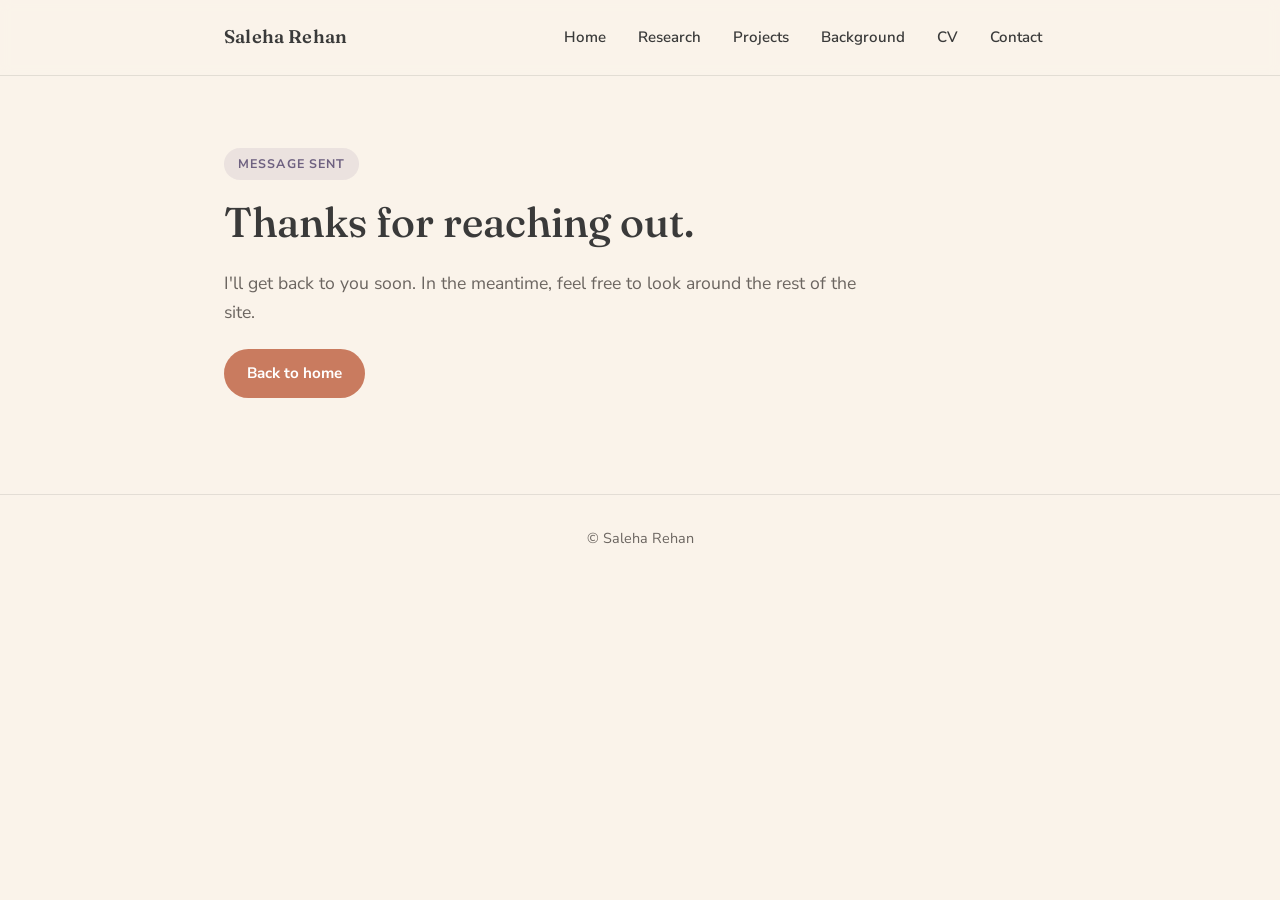
<file: thanks.html>
<!DOCTYPE html>
<html lang="en">
<head>
<meta charset="UTF-8">
<meta name="viewport" content="width=device-width, initial-scale=1.0">
<title>Thanks — Saleha Rehan</title>
<link rel="preconnect" href="https://fonts.googleapis.com">
<link rel="preconnect" href="https://fonts.gstatic.com" crossorigin>
<link href="https://fonts.googleapis.com/css2?family=Fraunces:opsz,wght@9..144,400;9..144,500;9..144,600;9..144,700&family=Nunito+Sans:wght@400;600;700;800&display=swap" rel="stylesheet">
<link rel="stylesheet" href="style.css?v=5">
</head>
<body>

<header class="site-header">
  <div class="nav-wrap">
    <a href="index.html" class="brand">Saleha Rehan</a>
    <nav class="site-nav">
      <ul>
        <li><a href="index.html">Home</a></li>
        <li><a href="research.html">Research</a></li>
        <li><a href="projects.html">Projects</a></li>
        <li><a href="about.html">Background</a></li>
        <li><a href="cv.html">CV</a></li>
        <li><a href="contact.html">Contact</a></li>
      </ul>
    </nav>
  </div>
</header>

<main>
  <section class="hero">
    <div class="container">
      <span class="eyebrow">Message sent</span>
      <h1>Thanks for reaching out.</h1>
      <p class="lede">I'll get back to you soon. In the meantime, feel free to look around the rest of the site.</p>
      <div class="hero-ctas">
        <a href="index.html" class="btn btn-primary">Back to home</a>
      </div>
    </div>
  </section>
</main>

<footer class="site-footer">
  <div class="container">
    <p>&copy; Saleha Rehan</p>
  </div>
</footer>

</body>
</html>
</file>
<file: style.css>
/* =========================================================
   Saleha Rehan — Portfolio Stylesheet
   Palette: #8B7C9C (mauve) · #3A3A3A (text) · #FAF3EA (bg) · #C97B5F (terracotta)
   Type: Fraunces (headings) / Nunito Sans (body)
   ========================================================= */

:root {
  --mauve: #8B7C9C;
  --mauve-dark: #6E6180;
  --mauve-soft: rgba(139, 124, 156, 0.14);
  --mauve-softer: rgba(139, 124, 156, 0.08);
  --terracotta: #C97B5F;
  --terracotta-soft: rgba(201, 123, 95, 0.14);
  --ink: #3A3A3A;
  --ink-light: #6b6560;
  --bg: #FAF3EA;
  --surface: #FFFFFF;
  --border: rgba(58, 58, 58, 0.12);

  --font-head: "Fraunces", Georgia, serif;
  --font-body: "Nunito Sans", -apple-system, BlinkMacSystemFont, sans-serif;

  --radius: 14px;
  --max-width: 880px;
}

* { box-sizing: border-box; }

html { scroll-behavior: smooth; }

body {
  margin: 0;
  background: var(--bg);
  color: var(--ink);
  font-family: var(--font-body);
  font-size: 17px;
  line-height: 1.65;
  -webkit-font-smoothing: antialiased;
}

h1, h2, h3, h4 {
  font-family: var(--font-head);
  font-weight: 600;
  color: var(--ink);
  line-height: 1.2;
  margin: 0 0 0.5em 0;
}

h1 { font-size: 2.6rem; font-weight: 500; }
h2 { font-size: 1.7rem; }
h3 { font-size: 1.25rem; }

p { margin: 0 0 1.1em 0; }

a {
  color: var(--mauve-dark);
  text-decoration-color: var(--terracotta);
  text-underline-offset: 3px;
}

a:hover { color: var(--terracotta); }

.container {
  max-width: var(--max-width);
  margin: 0 auto;
  padding: 0 24px;
}
html, body {
  overflow-x: hidden;
}

.container {
  width: 100%;
}

/* ---------- Header / Nav ---------- */

header.site-header {
  position: sticky;
  top: 0;
  z-index: 20;
  background: rgba(250, 243, 234, 0.92);
  backdrop-filter: blur(6px);
  border-bottom: 1px solid var(--border);
}

.nav-wrap {
  max-width: var(--max-width);
  margin: 0 auto;
  padding: 18px 24px;
  display: flex;
  align-items: center;
  justify-content: space-between;
  flex-wrap: wrap;
  gap: 12px;
}

.brand {
  font-family: var(--font-head);
  font-size: 1.15rem;
  font-weight: 600;
  color: var(--ink);
  text-decoration: none;
  letter-spacing: 0.01em;
}

.brand:hover { color: var(--mauve-dark); }

nav.site-nav ul {
  list-style: none;
  display: flex;
  flex-wrap: wrap;
  gap: 6px 4px;
  margin: 0;
  padding: 0;
}

nav.site-nav a {
  display: inline-block;
  padding: 7px 14px;
  border-radius: 999px;
  font-size: 0.94rem;
  font-weight: 600;
  color: var(--ink);
  text-decoration: none;
}

nav.site-nav a:hover {
  background: var(--mauve-soft);
  color: var(--mauve-dark);
}

nav.site-nav a.active {
  background: var(--mauve);
  color: #fff;
}

/* ---------- Hero (with signature circle motif) ---------- */

.hero {
  position: relative;
  overflow: hidden;
  padding: 72px 0 56px;
}

.hero-circles {
  position: absolute;
  inset: 0;
  z-index: 0;
  pointer-events: none;
}

.hero-circles span {
  position: absolute;
  border-radius: 50%;
  filter: blur(2px);
}

.hero .container { position: relative; z-index: 1; }

.eyebrow {
  display: inline-block;
  font-family: var(--font-body);
  font-weight: 700;
  font-size: 0.78rem;
  letter-spacing: 0.09em;
  text-transform: uppercase;
  color: var(--mauve-dark);
  background: var(--mauve-soft);
  padding: 6px 14px;
  border-radius: 999px;
  margin-bottom: 18px;
}

.hero h1 { max-width: 720px; }

.hero .lede {
  font-size: 1.1rem;
  color: var(--ink-light);
  max-width: 640px;
}

.hero-ctas {
  display: flex;
  gap: 12px;
  flex-wrap: wrap;
  margin-top: 22px;
}

/* ---------- Buttons ---------- */

.btn {
  display: inline-block;
  padding: 11px 22px;
  border-radius: 999px;
  font-weight: 700;
  font-size: 0.95rem;
  text-decoration: none;
  border: 1.5px solid transparent;
  transition: transform 0.12s ease;
}

.btn-primary {
  background: var(--terracotta);
  color: #fff;
}

.btn-primary:hover { background: #b8694f; color: #fff; }

.btn-outline {
  background: transparent;
  border-color: var(--mauve);
  color: var(--mauve-dark);
}

.btn-outline:hover {
  background: var(--mauve-soft);
  color: var(--mauve-dark);
}

/* ---------- Sections & Cards ---------- */

main { padding-bottom: 40px; }

section { padding: 44px 0; }

section + section { border-top: 1px solid var(--border); }

.card {
  background: var(--surface);
  border: 1px solid var(--border);
  border-radius: var(--radius);
  padding: 30px 32px;
  margin-bottom: 28px;
}

.card:last-child { margin-bottom: 0; }

.cluster-frame {
  font-style: italic;
  color: var(--ink-light);
  margin-bottom: 26px;
  font-size: 0.98rem;
}

/* ---------- Status badges/tags ---------- */

.tag {
  display: inline-block;
  font-size: 0.78rem;
  font-weight: 700;
  letter-spacing: 0.02em;
  padding: 5px 12px;
  border-radius: 999px;
  margin: 0 8px 8px 0;
}

.tag-progress { background: var(--terracotta-soft); color: #a5583e; }
.tag-review   { background: var(--mauve-soft); color: var(--mauve-dark); }
.tag-draft    { background: rgba(58,58,58,0.08); color: var(--ink-light); }
.tag-complete { background: rgba(139,124,156,0.2); color: var(--mauve-dark); }

.note-box {
  background: var(--mauve-softer);
  border-left: 3px solid var(--mauve);
  padding: 14px 18px;
  border-radius: 6px;
  font-size: 0.95rem;
  color: var(--ink-light);
  margin: 18px 0;
}

.field-label {
  font-weight: 700;
  color: var(--mauve-dark);
  font-size: 0.92rem;
  text-transform: uppercase;
  letter-spacing: 0.04em;
  margin-bottom: 4px;
  display: block;
}

.field-block { margin-bottom: 20px; }

/* ---------- Small device grid (hands-on cluster) ---------- */

.device-grid {
  display: grid;
  grid-template-columns: repeat(auto-fit, minmax(230px, 1fr));
  gap: 18px;
}

.device-card {
  background: var(--surface);
  border: 1px solid var(--border);
  border-radius: var(--radius);
  padding: 20px 22px;
}

.device-card h3 { font-size: 1.05rem; margin-bottom: 8px; }
.device-card p { font-size: 0.95rem; color: var(--ink-light); margin-bottom: 10px; }

/* ---------- Footer ---------- */

footer.site-footer {
  border-top: 1px solid var(--border);
  padding: 32px 0;
  text-align: center;
  color: var(--ink-light);
  font-size: 0.9rem;
}

footer.site-footer a { color: var(--mauve-dark); }

/* ---------- Contact page ---------- */

.contact-block {
  text-align: center;
  padding: 40px 0;
}

.contact-emails {
  font-size: 1.25rem;
  margin: 20px 0;
}

.contact-emails a {
  display: block;
  margin: 6px 0;
  font-weight: 700;
}

/* ---------- Responsive ---------- */

@media (max-width: 640px) {
  h1 { font-size: 2rem; }
  .hero { padding: 52px 0 40px; }
  .card { padding: 22px 20px; }
  .nav-wrap { flex-direction: column; align-items: flex-start; }
  nav.site-nav ul { gap: 4px; }
  nav.site-nav a { padding: 6px 12px; font-size: 0.88rem; }
}
@media (max-width: 480px) {
  h1 { font-size: 1.6rem; line-height: 1.25; }
  .hero { padding: 36px 0 28px; }
  .lede { font-size: 0.95rem; }
}
/* Proof images: framed, never oversized, always captioned */
.proof-image {
  margin: 18px 0;
}
.proof-image img {
  width: 100%;
  max-width: 480px;
  display: block;
  border: 1px solid var(--border);
  border-radius: var(--radius);
  box-shadow: 0 2px 10px rgba(58, 58, 58, 0.08);
}
.proof-image figcaption {
  font-size: 0.85rem;
  color: var(--ink-light);
  margin-top: 8px;
}
* {
  max-width: 100vw;
}

.hero-circles span {
  max-width: none;
}
</file>
